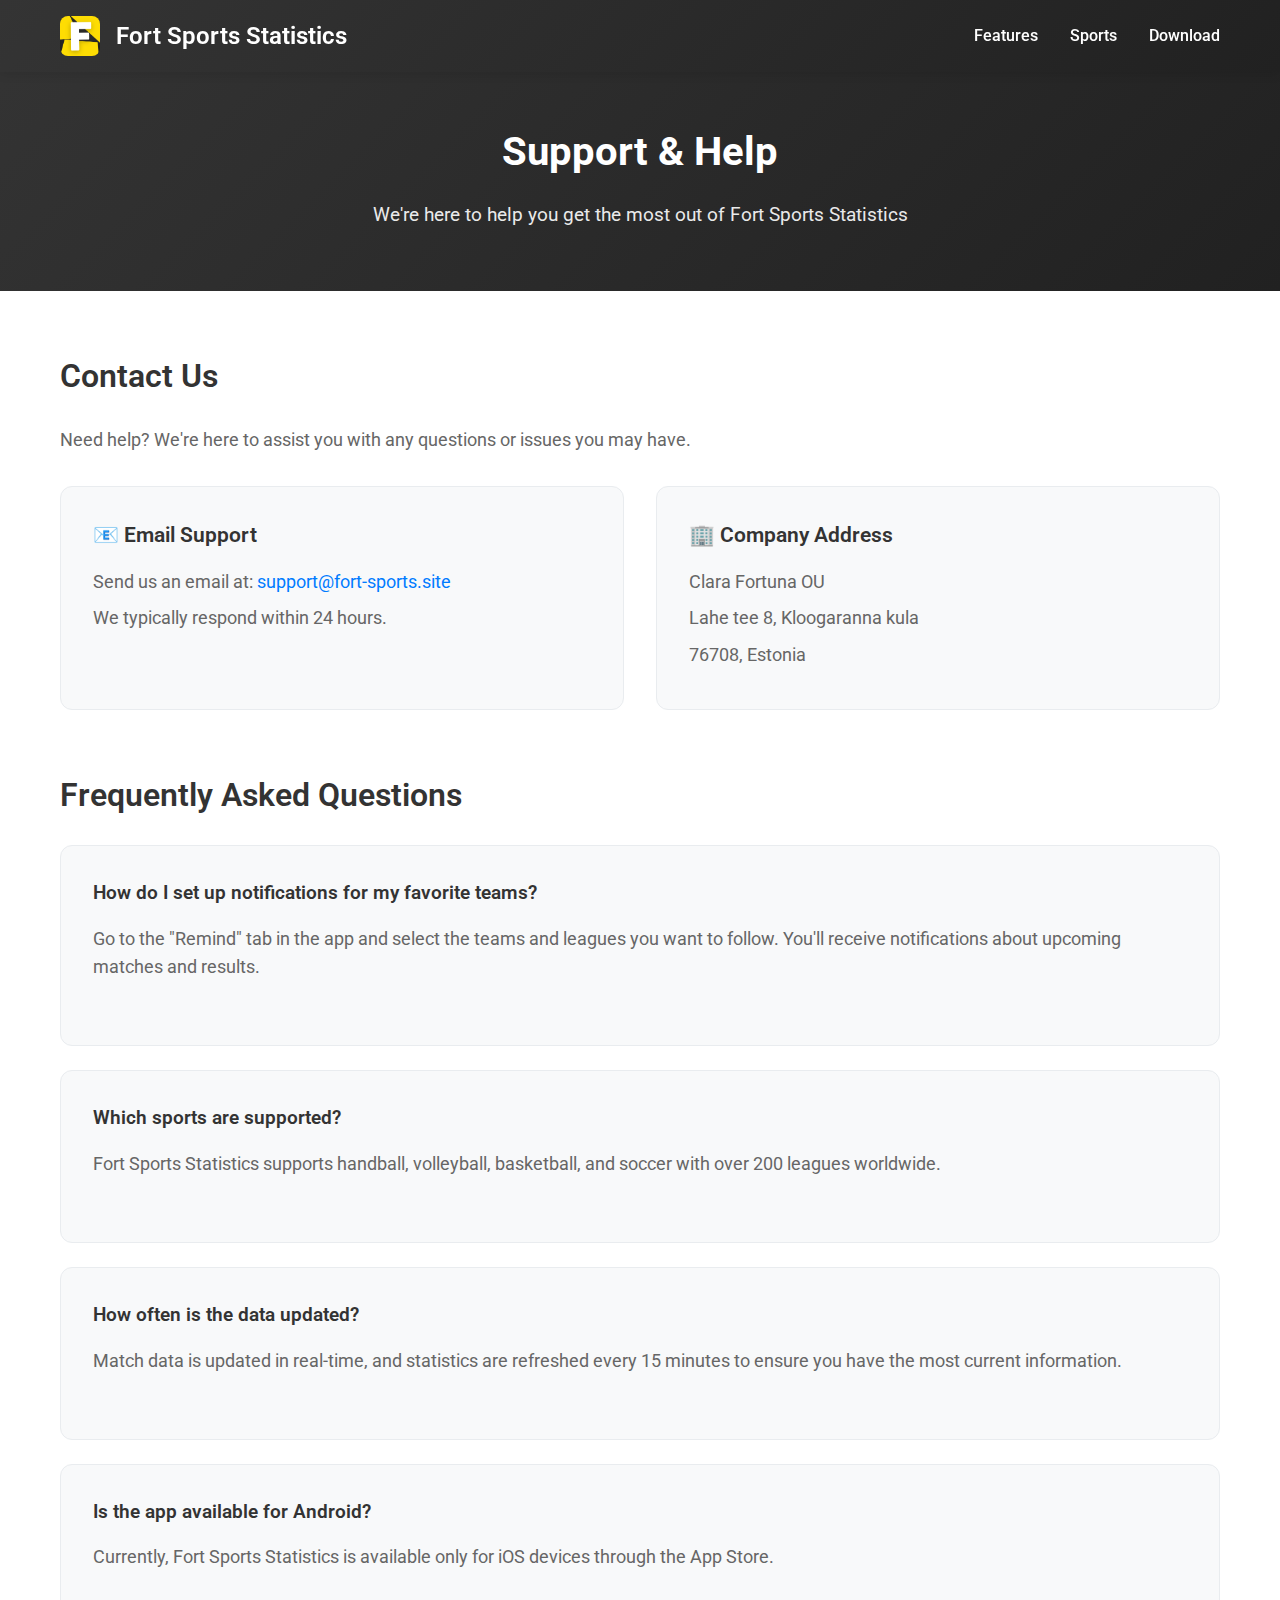
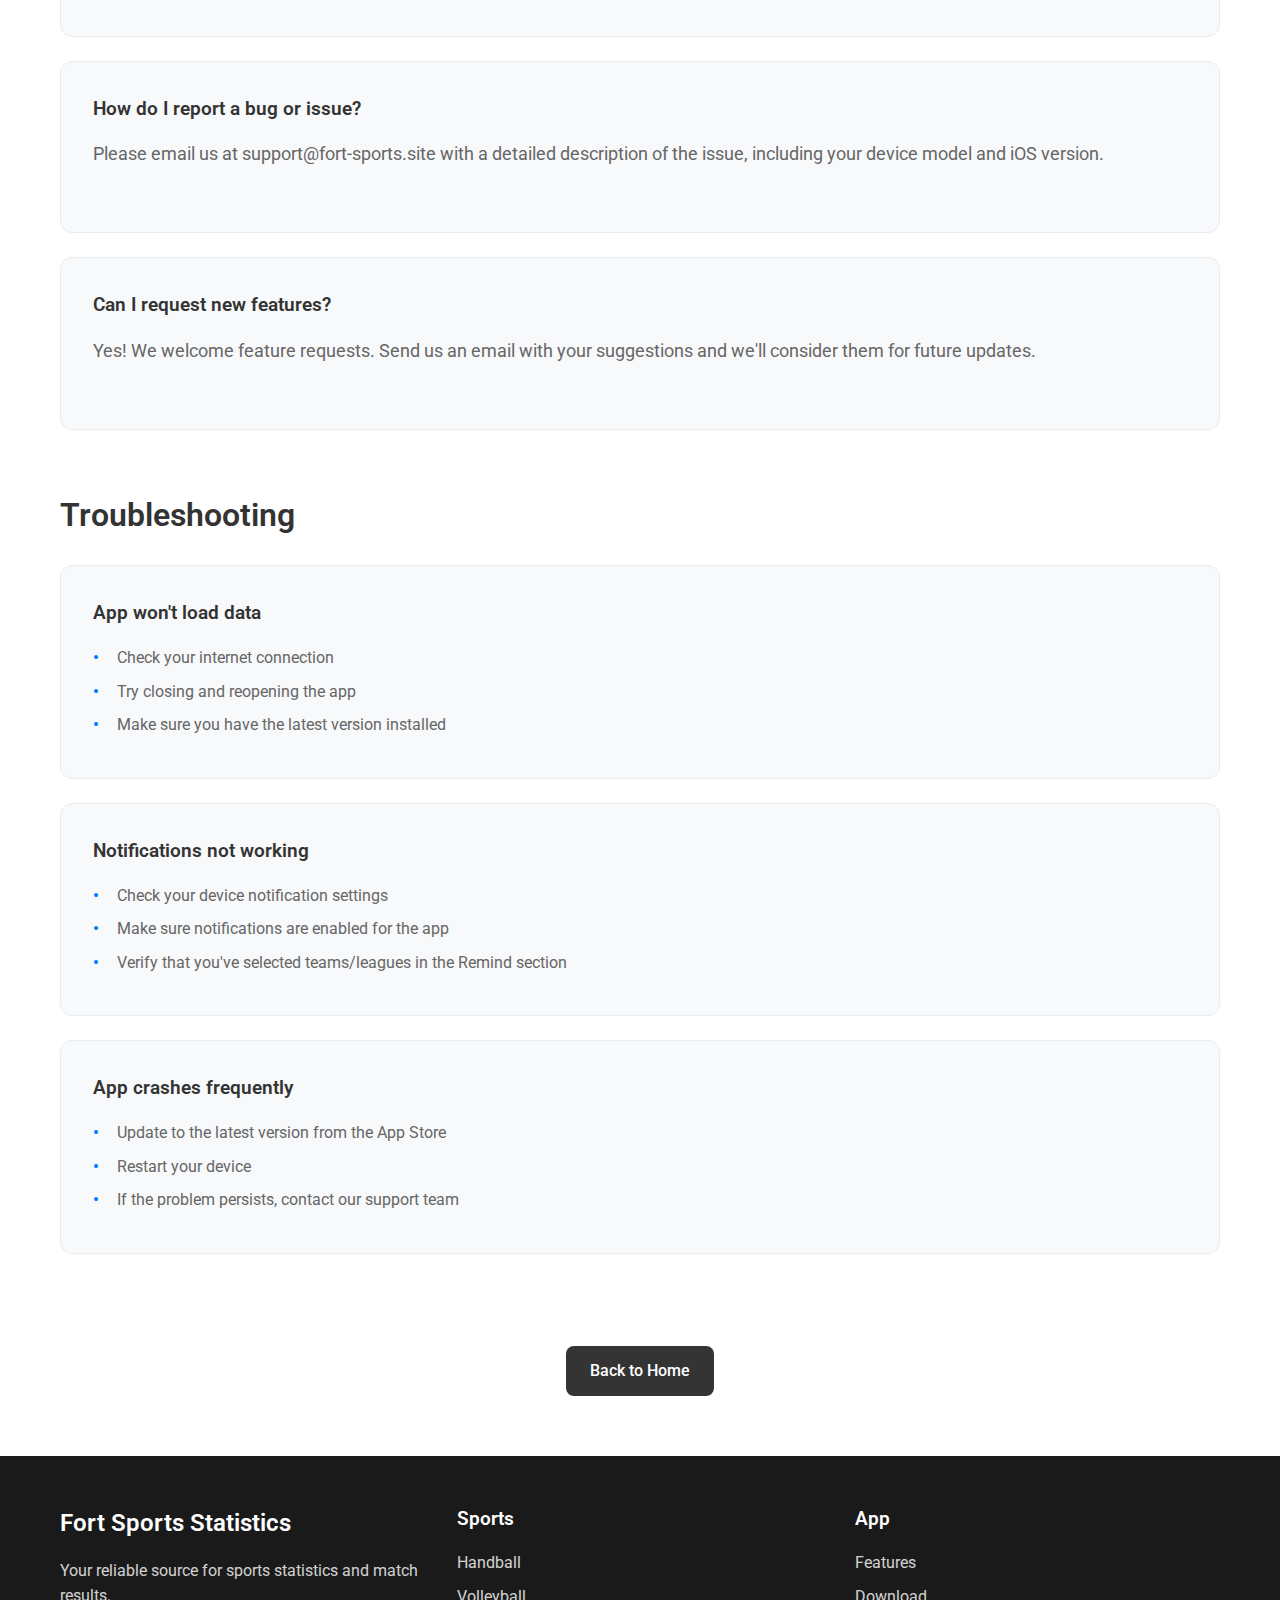
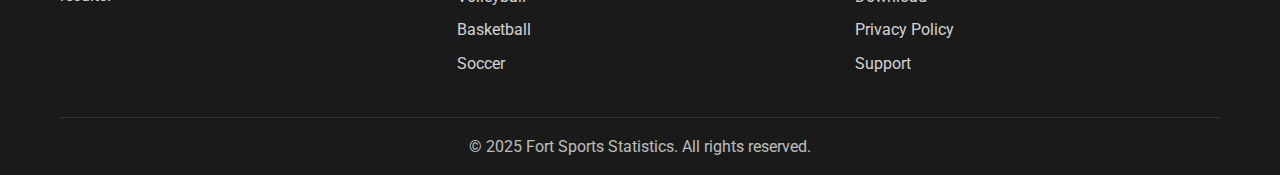
<file: support.html>
<!DOCTYPE html>
<html lang="en">
<head>
    <meta charset="UTF-8">
    <meta name="viewport" content="width=device-width, initial-scale=1.0">
    <title>Support - Fort Sports Statistics</title>
    <meta name="description" content="Get help and support for Fort Sports Statistics mobile application">
    <link rel="stylesheet" href="/styles.css?v=1.0">
    <link href="https://fonts.googleapis.com/css2?family=Roboto:wght@300;400;500;600;700&display=swap" rel="stylesheet">
    <link rel="icon" type="image/jpg" href="icon.jpg">
</head>
<body>
    <!-- Header -->
    <header class="header">
        <div class="container">
            <div class="header-content">
                <div class="logo">
                    <img src="logo.jpg" alt="Fort Sports Statistics" class="logo-img">
                    <h1 class="logo-text">Fort Sports Statistics</h1>
                </div>
                <nav class="nav">
                    <a href="index.html#features" class="nav-link">Features</a>
                    <a href="index.html#sports" class="nav-link">Sports</a>
                    <a href="index.html#download" class="nav-link">Download</a>
                </nav>
            </div>
        </div>
    </header>

    <!-- Support Header -->
    <section class="support-header">
        <div class="container">
            <h1 class="support-title">Support & Help</h1>
            <p class="support-subtitle">We're here to help you get the most out of Fort Sports Statistics</p>
        </div>
    </section>

    <!-- Support Content -->
    <section class="support-content">
        <div class="container">
            <!-- Contact Section -->
            <div class="support-section">
                <h2>Contact Us</h2>
                <p>Need help? We're here to assist you with any questions or issues you may have.</p>
                
                <div class="contact-methods">
                    <div class="contact-method">
                        <h3>📧 Email Support</h3>
                        <p>Send us an email at: <a href="mailto:support@fort-sports.site">support@fort-sports.site</a></p>
                        <p>We typically respond within 24 hours.</p>
                    </div>
                    
                    <div class="contact-method">
                        <h3>🏢 Company Address</h3>
                        <p>Clara Fortuna OU</p>
                        <p>Lahe tee 8, Kloogaranna kula</p>
                        <p>76708, Estonia</p>
                    </div>
                </div>
            </div>

            <!-- FAQ Section -->
            <div class="support-section">
                <h2>Frequently Asked Questions</h2>
                
                <div class="faq-item">
                    <h3>How do I set up notifications for my favorite teams?</h3>
                    <p>Go to the "Remind" tab in the app and select the teams and leagues you want to follow. You'll receive notifications about upcoming matches and results.</p>
                </div>
                
                <div class="faq-item">
                    <h3>Which sports are supported?</h3>
                    <p>Fort Sports Statistics supports handball, volleyball, basketball, and soccer with over 200 leagues worldwide.</p>
                </div>
                
                <div class="faq-item">
                    <h3>How often is the data updated?</h3>
                    <p>Match data is updated in real-time, and statistics are refreshed every 15 minutes to ensure you have the most current information.</p>
                </div>
                
                <div class="faq-item">
                    <h3>Is the app available for Android?</h3>
                    <p>Currently, Fort Sports Statistics is available only for iOS devices through the App Store.</p>
                </div>
                
                <div class="faq-item">
                    <h3>How do I report a bug or issue?</h3>
                    <p>Please email us at support@fort-sports.site with a detailed description of the issue, including your device model and iOS version.</p>
                </div>
                
                <div class="faq-item">
                    <h3>Can I request new features?</h3>
                    <p>Yes! We welcome feature requests. Send us an email with your suggestions and we'll consider them for future updates.</p>
                </div>
            </div>

            <!-- Troubleshooting Section -->
            <div class="support-section">
                <h2>Troubleshooting</h2>
                
                <div class="troubleshooting-item">
                    <h3>App won't load data</h3>
                    <ul>
                        <li>Check your internet connection</li>
                        <li>Try closing and reopening the app</li>
                        <li>Make sure you have the latest version installed</li>
                    </ul>
                </div>
                
                <div class="troubleshooting-item">
                    <h3>Notifications not working</h3>
                    <ul>
                        <li>Check your device notification settings</li>
                        <li>Make sure notifications are enabled for the app</li>
                        <li>Verify that you've selected teams/leagues in the Remind section</li>
                    </ul>
                </div>
                
                <div class="troubleshooting-item">
                    <h3>App crashes frequently</h3>
                    <ul>
                        <li>Update to the latest version from the App Store</li>
                        <li>Restart your device</li>
                        <li>If the problem persists, contact our support team</li>
                    </ul>
                </div>
            </div>

            <div style="text-align: center; margin-top: 40px;">
                <a href="index.html" class="back-to-home">Back to Home</a>
            </div>
        </div>
    </section>

    <!-- Footer -->
    <footer class="footer">
        <div class="container">
            <div class="footer-content">
                <div class="footer-section">
                    <h3 class="footer-title">Fort Sports Statistics</h3>
                    <p class="footer-description">
                        Your reliable source for sports statistics and match results.
                    </p>
                </div>
                <div class="footer-section">
                    <h4 class="footer-subtitle">Sports</h4>
                    <ul class="footer-links">
                        <li><a href="index.html#sports">Handball</a></li>
                        <li><a href="index.html#sports">Volleyball</a></li>
                        <li><a href="index.html#sports">Basketball</a></li>
                        <li><a href="index.html#sports">Soccer</a></li>
                    </ul>
                </div>
                <div class="footer-section">
                    <h4 class="footer-subtitle">App</h4>
                    <ul class="footer-links">
                        <li><a href="index.html#features">Features</a></li>
                        <li><a href="index.html#download">Download</a></li>
                        <li><a href="privacy.html">Privacy Policy</a></li>
                        <li><a href="support.html">Support</a></li>
                    </ul>
                </div>
            </div>
            <div class="footer-bottom">
                <p class="footer-copyright">
                    © 2025 Fort Sports Statistics. All rights reserved.
                </p>
            </div>
        </div>
    </footer>

    <script src="script.js"></script>
</body>
</html>
</file>
<file: styles.css>
/* Reset and base styles */
* {
    margin: 0;
    padding: 0;
    box-sizing: border-box;
}

body {
    font-family: 'Roboto', sans-serif;
    line-height: 1.6;
    color: #333;
    background-color: #fff;
}

.container {
    max-width: 1200px;
    margin: 0 auto;
    padding: 0 20px;
}

/* Header */
.header {
    background: linear-gradient(135deg, #343434 0%, #212121 100%);
    padding: 1rem 0;
    position: fixed;
    top: 0;
    left: 0;
    right: 0;
    z-index: 1000;
    box-shadow: 0 2px 10px rgba(0, 0, 0, 0.1);
}

.header-content {
    display: flex;
    justify-content: space-between;
    align-items: center;
}

.logo {
    display: flex;
    align-items: center;
    gap: 1rem;
}

.logo-img {
    width: 40px;
    height: 40px;
    border-radius: 8px;
    object-fit: cover;
}

.logo-text {
    color: #fff;
    font-size: 1.5rem;
    font-weight: 600;
}

.nav {
    display: flex;
    gap: 2rem;
}

.nav-link {
    color: #fff;
    text-decoration: none;
    font-weight: 500;
    transition: color 0.3s ease;
}

.nav-link:hover {
    color: #FFDD04;
}

/* Hero Section */
.hero {
    background: linear-gradient(135deg, #343434 0%, #212121 100%);
    padding: 120px 0 80px;
    color: #fff;
}

.hero-content {
    display: grid;
    grid-template-columns: 1fr 1fr;
    gap: 4rem;
    align-items: center;
}

.hero-title {
    font-size: 3rem;
    font-weight: 700;
    margin-bottom: 1.5rem;
    line-height: 1.2;
}

.hero-description {
    font-size: 1.2rem;
    margin-bottom: 2rem;
    opacity: 0.9;
    line-height: 1.6;
}

.hero-buttons {
    display: flex;
    gap: 1rem;
    flex-wrap: wrap;
}

.btn {
    padding: 1rem 2rem;
    border-radius: 8px;
    text-decoration: none;
    font-weight: 600;
    transition: all 0.3s ease;
    display: inline-block;
}

.btn-primary {
    background: #FFDD04;
    color: #333;
}

.btn-primary:hover {
    background: #CCB800;
    transform: translateY(-2px);
}

.btn-secondary {
    background: transparent;
    color: #fff;
    border: 2px solid #fff;
}

.btn-secondary:hover {
    background: #fff;
    color: #333;
}

/* Phone Mockup */
.phone-mockup {
    display: flex;
    justify-content: center;
    align-items: center;
}

.phone-screen {
    width: 280px;
    height: 500px;
    background: #fff;
    border-radius: 25px;
    padding: 15px;
    box-shadow: 0 20px 40px rgba(0, 0, 0, 0.3);
    position: relative;
}

.app-preview {
    background: #343434;
    height: 100%;
    border-radius: 15px;
    overflow: hidden;
    display: flex;
    flex-direction: column;
}

.app-header {
    background: #343434;
    padding: 15px;
    flex-shrink: 0;
}

.app-tabs {
    display: flex;
    justify-content: space-between;
    margin-bottom: 15px;
    gap: 8px;
}

.tab {
    padding: 6px 12px;
    border: 1px solid #D9D9D9;
    border-radius: 4px;
    font-size: 10px;
    color: #fff;
    background: transparent;
    flex: 1;
    text-align: center;
}

.tab.active {
    background: #CCB800;
    border-color: #CCB800;
    font-weight: 500;
}

.choose-sport-btn {
    width: 100%;
    padding: 8px;
    background: #333333;
    color: #fff;
    border: none;
    border-radius: 6px;
    font-size: 14px;
    cursor: pointer;
}

.sports-grid {
    display: grid;
    grid-template-columns: 1fr 1fr;
    gap: 10px;
    padding: 15px;
    flex: 1;
}

.sport-card {
    background: #fff;
    border-radius: 6px;
    padding: 12px 8px;
    text-align: center;
    cursor: pointer;
    transition: transform 0.3s ease;
    display: flex;
    flex-direction: column;
    align-items: center;
    justify-content: center;
    min-height: 80px;
}

.sport-card:hover {
    transform: translateY(-2px);
}

.sport-icon {
    font-size: 1.5rem;
    display: block;
    margin-bottom: 4px;
}

.sport-name {
    font-size: 11px;
    color: #5B5B5B;
    font-weight: 500;
    line-height: 1.2;
}

/* Features Section */
.features {
    padding: 80px 0;
    background: #f8f9fa;
}

.section-title {
    text-align: center;
    font-size: 2.5rem;
    font-weight: 700;
    margin-bottom: 3rem;
    color: #333;
}

.features-grid {
    display: grid;
    grid-template-columns: repeat(auto-fit, minmax(300px, 1fr));
    gap: 2rem;
}

.feature-card {
    background: #fff;
    padding: 2rem;
    border-radius: 12px;
    text-align: center;
    box-shadow: 0 5px 15px rgba(0, 0, 0, 0.1);
    transition: transform 0.3s ease;
}

.feature-card:hover {
    transform: translateY(-5px);
}

.feature-icon {
    font-size: 3rem;
    margin-bottom: 1rem;
    display: block;
}

.feature-title {
    font-size: 1.5rem;
    font-weight: 600;
    margin-bottom: 1rem;
    color: #333;
}

.feature-description {
    color: #666;
    line-height: 1.6;
}

/* Sports Section */
.sports {
    padding: 80px 0;
    background: #fff;
}

.sports-grid-large {
    display: grid;
    grid-template-columns: repeat(auto-fit, minmax(280px, 1fr));
    gap: 2rem;
}

.sport-card-large {
    position: relative;
    border-radius: 16px;
    overflow: hidden;
    min-height: 400px;
    box-shadow: 0 10px 30px rgba(0, 0, 0, 0.2);
    transition: transform 0.3s ease;
}

.sport-card-large:hover {
    transform: translateY(-10px);
}

.sport-bg {
    position: absolute;
    top: 0;
    left: 0;
    right: 0;
    bottom: 0;
    background-size: cover;
    background-position: center;
    opacity: 0.3;
}

.sport-card-large.handball .sport-bg {
    background-image: url('handball-bg.png');
}

.sport-card-large.volleyball .sport-bg {
    background-image: url('volleyball-bg.png');
}

.sport-card-large.basketball .sport-bg {
    background-image: url('basketball-bg.png');
}

.sport-card-large.soccer .sport-bg {
    background-image: url('soccer-bg.png');
}

.sport-content {
    position: relative;
    z-index: 1;
    padding: 2rem;
    background: linear-gradient(135deg, rgba(52, 52, 52, 0.9) 0%, rgba(33, 33, 33, 0.9) 100%);
    height: 100%;
    display: flex;
    flex-direction: column;
    justify-content: center;
    color: #fff;
}

.sport-icon-large {
    font-size: 4rem;
    display: block;
    margin-bottom: 1rem;
    text-align: center;
}

.sport-title {
    font-size: 2rem;
    font-weight: 700;
    margin-bottom: 1rem;
    text-align: center;
}

.sport-description {
    font-size: 1rem;
    margin-bottom: 1.5rem;
    text-align: center;
    opacity: 0.9;
}

.sport-features {
    list-style: none;
    text-align: center;
}

.sport-features li {
    padding: 0.5rem 0;
    font-weight: 500;
    border-bottom: 1px solid rgba(255, 255, 255, 0.1);
}

.sport-features li:last-child {
    border-bottom: none;
}

/* Download Section */
.download {
    padding: 80px 0;
    background: linear-gradient(135deg, #343434 0%, #212121 100%);
    color: #fff;
}

.download-content {
    display: grid;
    grid-template-columns: 1fr 1fr;
    gap: 4rem;
    align-items: center;
}

.download-title {
    font-size: 2.5rem;
    font-weight: 700;
    margin-bottom: 1.5rem;
}

.download-description {
    font-size: 1.2rem;
    margin-bottom: 2rem;
    opacity: 0.9;
}

.download-buttons {
    display: flex;
    gap: 1rem;
    flex-wrap: wrap;
}

.download-btn {
    display: inline-block;
    text-decoration: none;
    transition: transform 0.3s ease;
}

.download-btn:hover {
    transform: translateY(-2px);
}

.app-store-badge {
    height: 83px;
    width: auto;
    display: block;
    transition: transform 0.3s ease;
}

.app-store-badge:hover {
    transform: scale(1.05);
}

.download-image {
    display: flex;
    justify-content: center;
}

.app-logo {
    width: 200px;
    height: 200px;
    border-radius: 20px;
    object-fit: cover;
    box-shadow: 0 20px 40px rgba(0, 0, 0, 0.3);
}

/* Footer */
.footer {
    background: #1a1a1a;
    color: #fff;
    padding: 3rem 0 1rem;
}

.footer-content {
    display: grid;
    grid-template-columns: repeat(auto-fit, minmax(250px, 1fr));
    gap: 2rem;
    margin-bottom: 2rem;
}

.footer-title {
    font-size: 1.5rem;
    font-weight: 600;
    margin-bottom: 1rem;
}

.footer-description {
    opacity: 0.8;
    line-height: 1.6;
}

.footer-subtitle {
    font-size: 1.2rem;
    font-weight: 600;
    margin-bottom: 1rem;
}

.footer-links {
    list-style: none;
}

.footer-links li {
    margin-bottom: 0.5rem;
}

.footer-links a {
    color: #fff;
    text-decoration: none;
    opacity: 0.8;
    transition: opacity 0.3s ease;
}

.footer-links a:hover {
    opacity: 1;
    color: #FFDD04;
}

.footer-bottom {
    border-top: 1px solid #333;
    padding-top: 1rem;
    text-align: center;
}

.footer-copyright {
    opacity: 0.7;
}

/* Privacy Policy Page Styles */
.privacy-header {
    background: linear-gradient(135deg, #343434 0%, #212121 100%);
    padding: 120px 0 60px;
    color: #fff;
    text-align: center;
}

.privacy-title {
    font-size: 3rem;
    font-weight: 700;
    margin-bottom: 1rem;
}

.privacy-subtitle {
    font-size: 1.2rem;
    opacity: 0.9;
}

.privacy-content {
    padding: 60px 0;
    background: #fff;
}

.privacy-section {
    margin-bottom: 3rem;
}

.privacy-section h2 {
    font-size: 2rem;
    font-weight: 600;
    color: #333;
    margin-bottom: 1.5rem;
    border-bottom: 2px solid #FFDD04;
    padding-bottom: 0.5rem;
}

.privacy-section h3 {
    font-size: 1.5rem;
    font-weight: 600;
    color: #333;
    margin: 2rem 0 1rem 0;
}

.privacy-section p {
    font-size: 1.1rem;
    line-height: 1.8;
    color: #666;
    margin-bottom: 1rem;
}

.privacy-section ul {
    margin: 1rem 0;
    padding-left: 2rem;
}

.privacy-section li {
    font-size: 1.1rem;
    line-height: 1.8;
    color: #666;
    margin-bottom: 0.5rem;
}

.back-to-home {
    display: inline-block;
    background: #FFDD04;
    color: #333;
    padding: 1rem 2rem;
    text-decoration: none;
    border-radius: 8px;
    font-weight: 600;
    margin-top: 2rem;
    transition: all 0.3s ease;
}

.back-to-home:hover {
    background: #CCB800;
    transform: translateY(-2px);
}

/* Support Page Styles */
.support-header {
    background: linear-gradient(135deg, #343434 0%, #212121 100%);
    padding: 120px 0 60px;
    color: #fff;
    text-align: center;
}

.support-title {
    font-size: 2.5rem;
    font-weight: 700;
    margin-bottom: 1rem;
}

.support-subtitle {
    font-size: 1.2rem;
    opacity: 0.9;
}

.support-content {
    padding: 60px 0;
}

.support-section {
    margin-bottom: 60px;
}

.support-section h2 {
    font-size: 2rem;
    font-weight: 600;
    margin-bottom: 1.5rem;
    color: #333;
}

.support-section p {
    font-size: 1.1rem;
    margin-bottom: 2rem;
    color: #666;
}

.contact-methods {
    display: grid;
    grid-template-columns: 1fr 1fr;
    gap: 2rem;
    margin-top: 2rem;
}

.contact-method {
    background: #f8f9fa;
    padding: 2rem;
    border-radius: 12px;
    border: 1px solid #e9ecef;
}

.contact-method h3 {
    font-size: 1.3rem;
    font-weight: 600;
    margin-bottom: 1rem;
    color: #333;
}

.contact-method p {
    margin-bottom: 0.5rem;
    color: #666;
}

.contact-method a {
    color: #007bff;
    text-decoration: none;
}

.contact-method a:hover {
    text-decoration: underline;
}

.faq-item {
    background: #f8f9fa;
    padding: 2rem;
    border-radius: 12px;
    margin-bottom: 1.5rem;
    border: 1px solid #e9ecef;
}

.faq-item h3 {
    font-size: 1.2rem;
    font-weight: 600;
    margin-bottom: 1rem;
    color: #333;
}

.faq-item p {
    color: #666;
    line-height: 1.6;
}

.troubleshooting-item {
    background: #f8f9fa;
    padding: 2rem;
    border-radius: 12px;
    margin-bottom: 1.5rem;
    border: 1px solid #e9ecef;
}

.troubleshooting-item h3 {
    font-size: 1.2rem;
    font-weight: 600;
    margin-bottom: 1rem;
    color: #333;
}

.troubleshooting-item ul {
    list-style: none;
    padding-left: 0;
}

.troubleshooting-item li {
    color: #666;
    margin-bottom: 0.5rem;
    padding-left: 1.5rem;
    position: relative;
}

.troubleshooting-item li:before {
    content: "•";
    color: #007bff;
    font-weight: bold;
    position: absolute;
    left: 0;
}

.back-to-home {
    display: inline-block;
    background: #343434;
    color: #fff;
    padding: 12px 24px;
    text-decoration: none;
    border-radius: 8px;
    font-weight: 500;
    transition: background-color 0.3s ease;
}

.back-to-home:hover {
    background: #212121;
}

/* Responsive Design */
@media (max-width: 768px) {
    .container {
        padding: 0 15px;
    }
    
    .hero-content {
        grid-template-columns: 1fr;
        gap: 2rem;
        text-align: center;
    }
    
    .hero-title {
        font-size: 2rem;
    }
    
    .hero-description {
        font-size: 1rem;
    }
    
    .hero-buttons {
        justify-content: center;
    }
    
    .section-title {
        font-size: 2rem;
    }
    
    .features-grid {
        grid-template-columns: 1fr;
    }
    
    .sports-grid-large {
        grid-template-columns: 1fr;
    }
    
    .download-content {
        grid-template-columns: 1fr;
        gap: 2rem;
        text-align: center;
    }
    
    .download-buttons {
        justify-content: center;
    }
    
    .nav {
        display: none;
    }
    
    .phone-screen {
        width: 250px;
        height: 450px;
        padding: 12px;
    }
    
    .app-store-badge {
        height: 60px;
    }
    
    .privacy-title {
        font-size: 2rem;
    }
}

@media (max-width: 480px) {
    .hero {
        padding: 100px 0 60px;
    }
    
    .hero-title {
        font-size: 1.8rem;
    }
    
    .btn {
        padding: 0.8rem 1.5rem;
        font-size: 0.9rem;
    }
    
    .feature-card {
        padding: 1.5rem;
    }
    
    .sport-content {
        padding: 1.5rem;
    }
    
    .phone-screen {
        width: 220px;
        height: 400px;
        padding: 10px;
    }
    
    .app-header {
        padding: 12px;
    }
    
    .sports-grid {
        padding: 12px;
        gap: 8px;
    }
    
    .sport-card {
        padding: 10px 6px;
        min-height: 70px;
    }
    
    .sport-icon {
        font-size: 1.2rem;
    }
    
    .sport-name {
        font-size: 10px;
    }
    
    .app-store-badge {
        height: 50px;
    }
    
    .privacy-title {
        font-size: 1.8rem;
    }
}

/* Responsive Design for Support Page */
@media (max-width: 768px) {
    .support-title {
        font-size: 2rem;
    }
    
    .support-subtitle {
        font-size: 1rem;
    }
    
    .contact-methods {
        grid-template-columns: 1fr;
        gap: 1rem;
    }
    
    .support-section h2 {
        font-size: 1.5rem;
    }
    
    .faq-item,
    .troubleshooting-item {
        padding: 1.5rem;
    }
}

/* Smooth scrolling */
html {
    scroll-behavior: smooth;
}

/* Loading animation */
@keyframes fadeInUp {
    from {
        opacity: 0;
        transform: translateY(30px);
    }
    to {
        opacity: 1;
        transform: translateY(0);
    }
}

.feature-card,
.sport-card-large,
.download-btn {
    animation: fadeInUp 0.6s ease-out;
}

/* Hover effects */
.feature-card:hover,
.sport-card-large:hover {
    box-shadow: 0 15px 35px rgba(0, 0, 0, 0.15);
}

/* Custom scrollbar */
::-webkit-scrollbar {
    width: 8px;
}

::-webkit-scrollbar-track {
    background: #f1f1f1;
}

::-webkit-scrollbar-thumb {
    background: #FFDD04;
    border-radius: 4px;
}

::-webkit-scrollbar-thumb:hover {
    background: #CCB800;
}
</file>
